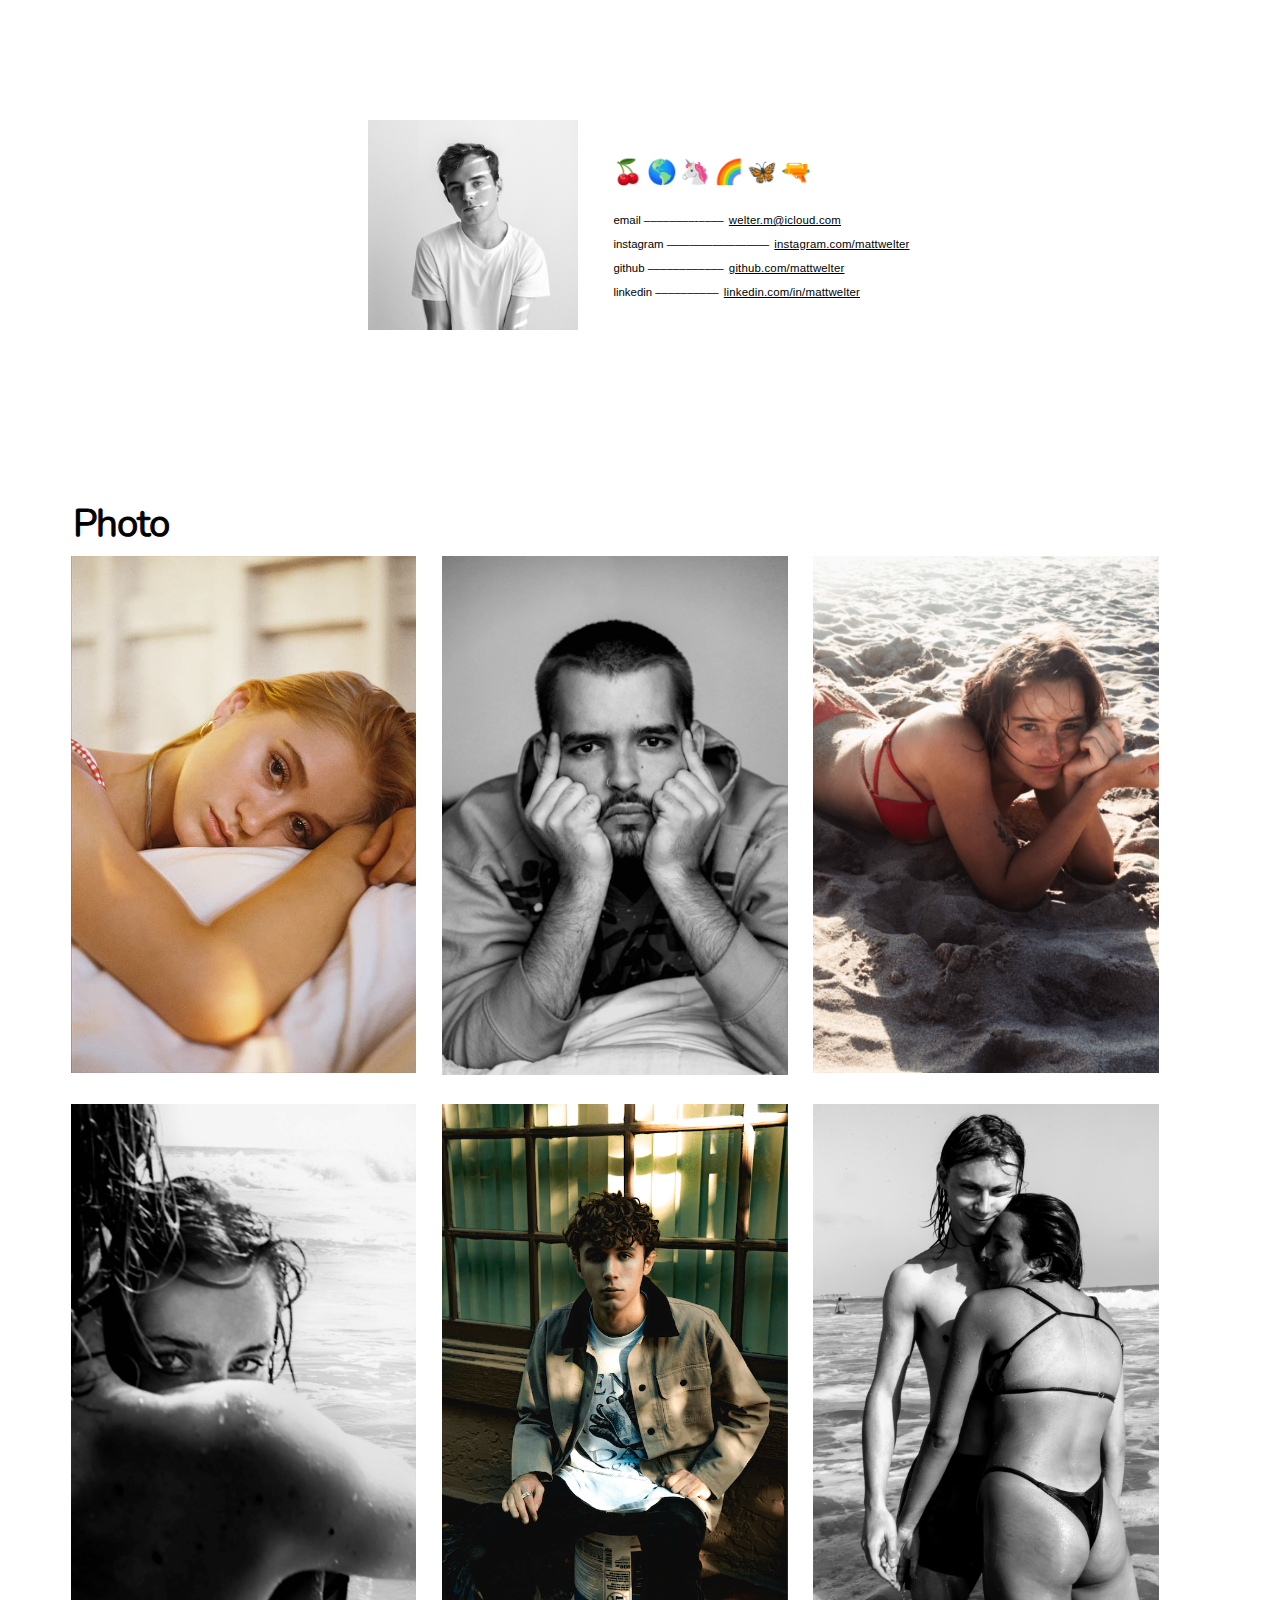
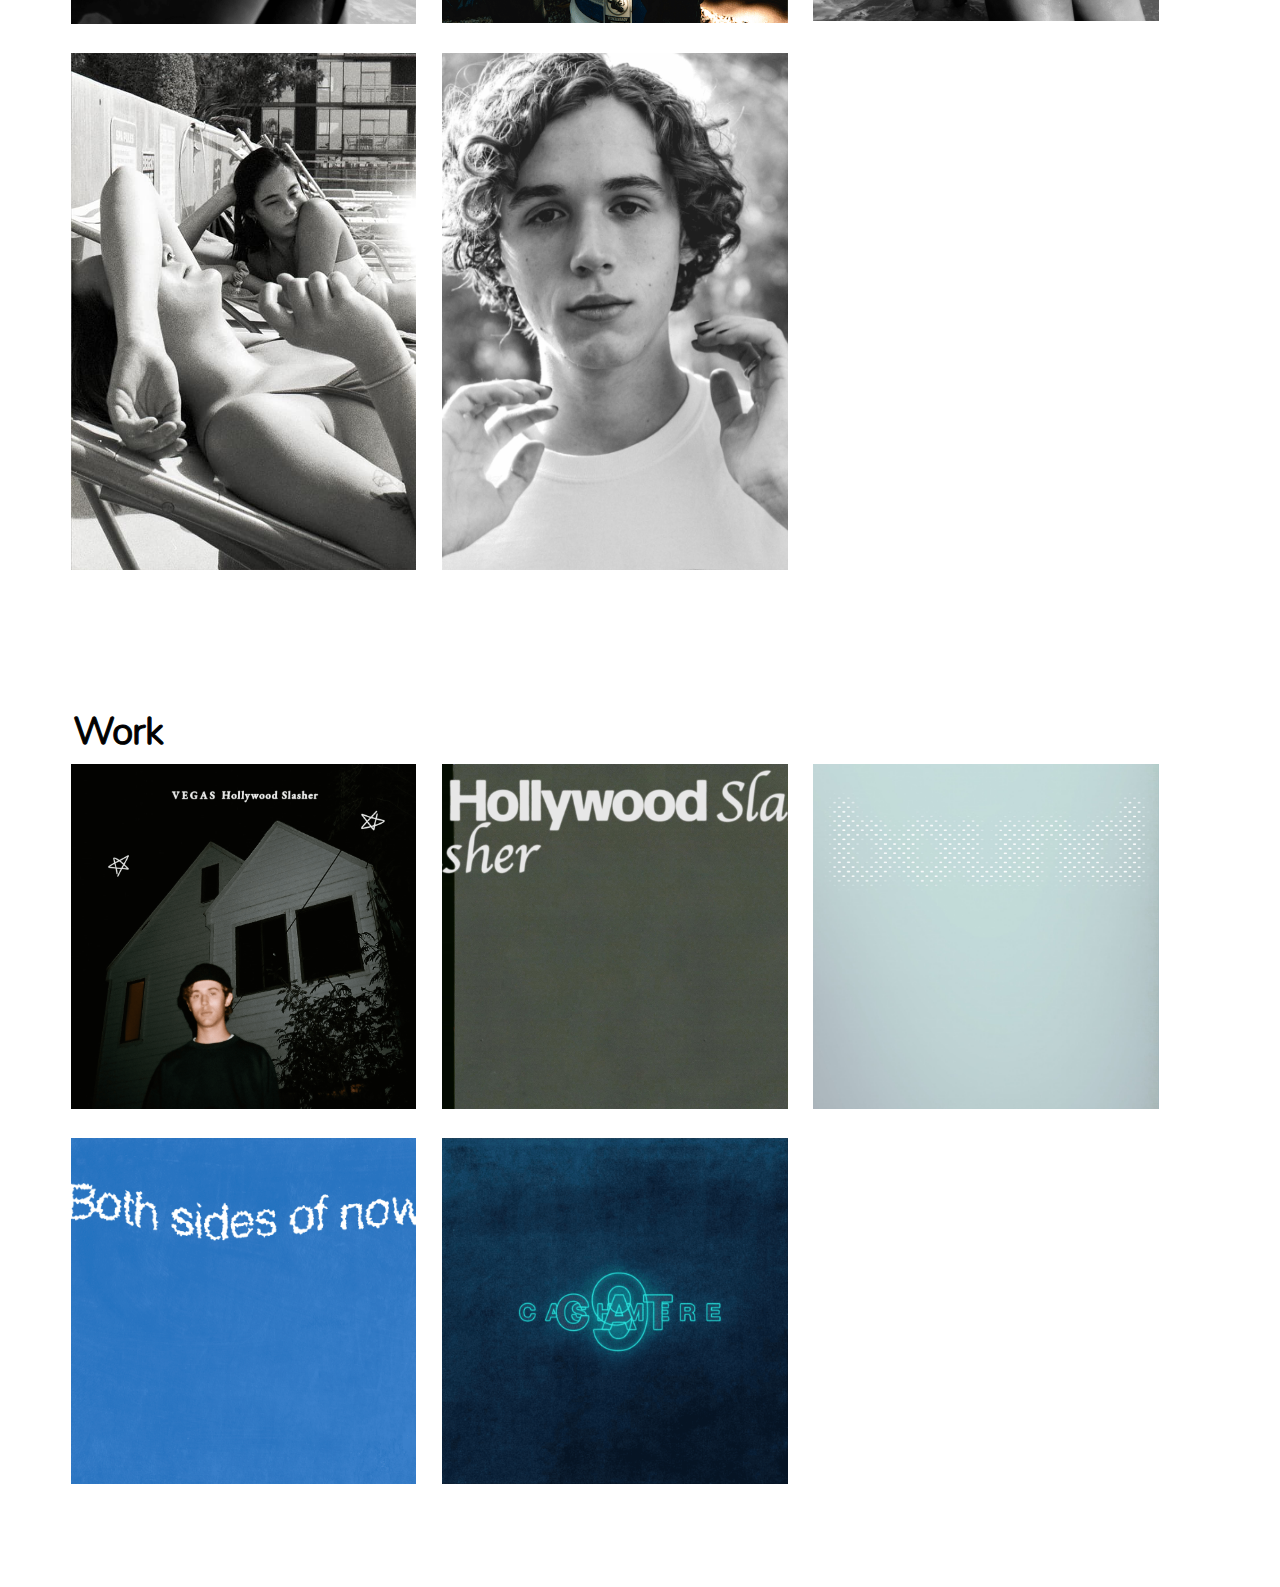
<file: index.html>
<!DOCTYPE html>
<html lang="EN">
	<head>
		<title>r/mattwelter</title>
		<!--Matt Welter-->

		<!--
		
		      ______ ______
		    _/      Y      \_
		   // ~~ ~~ | ~~ ~  \\
		  // ~ ~ ~~ | ~~~ ~~ \\      Easter Egg 1/2 found
		 //________.|.________\\     by Matt Welter
		`----------`-'----------'


		-->
		<meta charset="UTF-8">
		<meta name="viewport" content="width=device-width, initial-scale=1.0">
		<link href="styles.css" rel="stylesheet">
		<link href="favicon.png" rel="shortcut icon">
		<meta name="description" content="Matt Welter is a student, designer and entrepreneurer based in Phoenix, AZ">
		<script src="jquery-3.4.1.min.js"></script>
		<link href="https://fonts.googleapis.com/css2?family=Nunito:wght@700&display=swap" rel="stylesheet">
	</head>
	<body>
		<main id="wrapper">
			<!--
			<nav class="grid-container">
				<h1 id="matt-welter">Matt Welter</h1>
				<h6 id="reach-me">Reach Me</h6>
				<a class="biggeremoji">🍒🌎🦄🌈🦋🔫</a>
			</nav>-->
			<section id="about-section">
				<img id="portrait" src="mattwelter.jpg" alt="An upclose portrait of entrepreneur and designer Matt Welter">
				<p id="introparagraph">
					<a class="biggeremoji">🍒🌎🦄🌈🦋🔫</a><br>
					<br>
					<br>
					email ––––––––-–––– <a class="link" href="mailto:welter.m@icloud.com" target="_blank">welter.m@icloud.com</a><br>
					instagram ————————— <a class="link" href="https://instagram.com/mattwelter" target="_blank" rel="noreferrer">instagram.com/mattwelter</a><br>
					github –––––––––––– <a class="link" href="https://github.com/mattwelter" target="_blank" rel="noreferrer">github.com/mattwelter</a><br>
					linkedin –––––––––– <a class="link" href="https://linkedin.com/in/mattwelter" target="_blank" rel="noreferrer">linkedin.com/in/mattwelter</a><br>
				</p>
				<span>
					<p id="introparagraph-span">
					<a class="biggeremoji">🍒🌎🦄🌈🦋🔫</a><br>
					<br>
					<br>
					email ––––––––-–––– <a class="link" href="mailto:welter.m@icloud.com" target="_blank">welter.m@icloud.com</a><br>
					instagram ————————— <a class="link" href="https://instagram.com/mattwelter" target="_blank" rel="noreferrer">instagram.com/mattwelter</a><br>
					github –––––––––––– <a class="link" href="https://github.com/mattwelter" target="_blank" rel="noreferrer">github.com/mattwelter</a><br>
					linkedin –––––––––– <a class="link" href="https://linkedin.com/in/mattwelter" target="_blank" rel="noreferrer">linkedin.com/in/mattwelter</a><br>
				</p>
				</span>
			</section>
			<div id="photo-container">
				<h2 class="section-title" id="photo-title">Photo</h2>
				<section class="flex" id="photo-content">
					<article class="photo-span">
						<img src="media/p-alexa.jpg" alt="Matt Welter portrait photography">
						<span class="span-padtop-fix"><a class="span-hover-title">Alexa</a><br>Summer 2018</span>
					</article>
					<article class="photo-span">
						<img src="media/p-chewy.png" alt="Matt Welter portrait photography">
						<span class="span-padtop-fix"><a class="span-hover-title">Tyler</a><br>October 2019</span>
					</article>
					<article class="photo-span">
						<img src="media/p-alli.png" alt="Matt Welter portrait photography">
						<span class="span-padtop-fix"><a class="span-hover-title">Alli</a><br>July 2019</span>
					</article>
					<article class="photo-span">
						<img src="media/p-alli2.png" alt="Matt Welter portrait photography">
						<span class="span-padtop-fix"><a class="span-hover-title">Alli</a><br>July 2019</span>
					</article>
					<article class="photo-span">
						<img src="media/p-luke2.png" alt="Matt Welter portrait photography">
						<span class="span-padtop-fix"><a class="span-hover-title">Luke</a><br>October 2019</span>
					</article>
					<article class="photo-span">
						<img src="media/p-alliwill.jpg" alt="Matt Welter portrait photography"
						><span class="span-padtop-fix"><a class="span-hover-title">Will & Alli</a><br>July 2019</span>
					</article>
					<article class="photo-span">
						<img src="media/p-girls.jpg" alt="Matt Welter portrait photography">
						<span class="span-padtop-fix"><a class="span-hover-title">Alli & Bailey</a><br>April 2019</span>
					</article>
					<article class="photo-span">
						<img src="media/p-luke.png" alt="Matt Welter portrait photography">
						<span class="span-padtop-fix"><a class="span-hover-title">Luke</a><br>November 2018</span>
					</article>
				</section>
			</div>
			<!--
			<div id="video-container">
				<h2 class="section-title" id="photo-title">UI Design</h2>
				<section class="flex" id="video-content">
					<article class="video-span">
						<img src="media/passport-page.png" alt="Passport Cards User Interface Design by Matt Welter">
						<span><a class="span-hover-title">Passport Card</a><br>Landing Page WIP</span>
					</article>
					<article class="video-span">
						<img src="media/passport-product.png" alt="Passport Cards User Interface Design by Matt Welter">
						<span><a class="span-hover-title">Passport Card</a><br>Product Page WIP</span>
					</article>
					<article class="video-span">
						<img src="media/bakery.png" alt="Clark Street Bakery User Interface Design by Matt Welter">
						<span><a class="span-hover-title">Clark Street Bakery</a><br>Homepage</span>
					</article>
					<article class="video-span">
						<img src="media/bakery2.png" alt="Clark Street Bakery User Interface Design by Matt Welter">
						<span><a class="span-hover-title">Clark Street Bakery</a><br>Homepage</span>
					</article>
					<article class="video-span">
						<img src="media/old-portfolio.png" alt="My old portfolio User Interface Design by Matt Welter">
						<span><a class="span-hover-title">My Portfolio Early 2019</a><br>Home Page</span>
					</article>
					<article class="video-span">
						<img src="media/old-portfolio2.png" alt="My old portfolio User Interface Design by Matt Welter">
						<span><a class="span-hover-title">My Portfolio Early 2019</a><br>Photo Page</span>
					</article>
					<article class="video-span">
						<img src="media/newnew.png" alt="The New New Age User Interface Design by Matt Welter">
						<span><a class="span-hover-title">The New New Age</a><br>Homepage</span>
					</article>
				</section>
			</div>-->
			<div id="artwork-container">
				<h2 class="section-title" id="artwork-title">Work</h2>
				<section class="flex" id="artwork-content">
					<article class="photo-span">
						<img src="media/hs-vegas.png" alt="Matt Welter single cover artwork of Hollywood Slasher Bound">
						<span><a class="span-hover-title">'Vegas' Hollywood Slasher</a><br>Single Cover Art</span>
					</article>
					<article class="photo-span">
						<img src="media/hs-album.jpg" alt="Matt Welter album cover artwork of Hollywood Slasher self titled album">
						<span><a class="span-hover-title">Hollywood Slasher</a><br>Self-titled Album Cover</span>
					</article>
					<article class="photo-span">
						<img src="media/hs-bound.jpg" alt="Matt Welter single cover artwork of Hollywood Slasher Bound">
						<span><a class="span-hover-title">'Bound' Hollywood Slasher</a><br>Single Cover Art</span>
					</article>
					<article class="photo-span">
						<img src="media/both-sides-of-now.png" alt="Matt Welter single cover artwork of Both Sides of Now">
						<span><a class="span-hover-title">Both Sides of Now</a><br>Single Cover Art</span>
					</article>
					<article class="photo-span">
						<img src="media/cashmere.png" alt="Matt Welter single cover artwork of Cashmere Cat">
						<span><a class="span-hover-title">'9' Cashmere Cat</a><br>Album Cover Art</span>
					</article>
				</section>
			</div>
		</main>
	</body>
</html>
</file>
<file: styles.css>
* {
	box-sizing: border-box;
	font-size: 12px !important;
}

#wrapper {
	width: calc(100% - 100px);
	margin: 0 auto;
	margin-top: 190px;
	margin-bottom: 100px;
}

body {
	font-family: 'Menlo', sans-serif;
	font-weight: 300;
}

h1, h6 {
	font-family: 'Helvetica';
	font-weight: normal;
	letter-spacing: 0.7px;
	font-size: 28px !important;
	-webkit-text-stroke: 1.5px black;
}

h2 {
	font-family: 'Menlo', sans-serif;
	font-weight: 500;
	font-kerning: normal;
	font-size: 28px;
	margin-bottom: -20px;
	padding-top: 50px;
}

h3 {
	font-family: 'Menlo', sans-serif;
	padding-top: 30px;
	margin-bottom: -34px;
	font-size: 28px;
	font-weight: 300;
}

p {
	font-size: 12px;
}

header p {
	display: inline;
	opacity: 0.6;
	font-style: italic;
}

.flex {
	display: flex;
	flex-wrap: wrap !important;
}

#about-section {
	margin: 0 auto;
	display: table;
	margin-top: 120px;
}

.grid-container {
	display: grid;
	grid-template-rows: 50px 1fr;
	grid-template-columns: 1fr 1fr 1fr;
}

#matt-welter {
	grid-row: 1;
	grid-column: 1;
	justify-self: end !important;
}

.biggeremoji {
	font-size: 28px !important;
	letter-spacing: 3.5px;
	grid-row: 1;
	grid-column: 2;
	margin: 0 auto;
    padding-top: 25px;
}

#reach-me {
	grid-row: 1;
	grid-column: 3;
	margin: 0;
    padding-top: 25px;
}

#introparagraph {
	padding-left: 285px;
	margin-top: -200px;
}

#portrait {
	height: 250px;
    padding-right: 35px;
}

.float-right {
	float: right;
}

#about-section span {
	display: none;
}





nav, a {
	font-family: 'Nunito', sans-serif;
	font-size: 22px;
	line-height: 28px;
	letter-spacing: .2px;
}

nav {
	text-align: left;
	z-index: 1;
	margin-left: 10px;
	padding-bottom: 0px;
	max-width: 1500px;
}

nav a {
	display: inline;
	margin-left: 14px;
	margin-bottom: 1em;
	text-decoration: none;
	padding-bottom: 2px;
}

nav li {
	display: inline;
	margin-left: -24px;
}

nav a:link {
	color: black;
}

nav a:visited {
	color: black;
}

nav ul {
	list-style-type: none;
	padding-left: 0;
	display: inline;
}





.section-title {
	font-family: 'Nunito', sans-serif;
	font-weight: 700;
	font-weight: normal;
	letter-spacing: -1px;
	-webkit-text-stroke: 1px black;
	font-size: 3vw !important;
	padding-left: 15px;
}

#artwork-container {
	margin-top: 100px;
	margin: 0 auto;
	display: block;
	max-width: 1500px;
}

#artwork-content {
	display: flex;
	flex-wrap: wrap;
}

#artwork-content img, #photo-content img {
	width: 500px;
	padding: 2vw 1vw 0px 1vw;
}

#video-container {
	margin-top: -25px;
	margin: 0 auto;
	display: block;
	max-width: 1500px;
}

#video-content {
	margin-left: -8px;
}

.video-span img {
	width: 714px;
	position: relative;
    display: inline-block;
    border: 1px solid grey;
    padding: 0.5px 1px 0.5px 0px;
}

.video-span {
	padding-top: 35px;
    padding-left: 25px;
    padding-right: 10px;
    position: relative;
	display: inline-block;
}

.video-span:hover span, .video-span:hover span {
	display: block;
	width: 29vw;
	height: 100%;
	position: absolute;
	text-align: center;
	top: 0;
	left: 0;
	display: inline-block;
	-webkit-box-sizing: border-box;
	-moz-box-sizing: border-box;
	box-sizing: border-box;
	margin: 6% 0% -9% 0%;
    transition: all .4s ease;
}

.video-span:hover img, .video-span:hover img {
	opacity: 0.2;
	transition: all .4s ease;
}

.video-span span {
	display: none;
	padding-top: 22%;
	padding-left: 34%;
	font-size: 1.4em !important;
}

#photo-container {
	margin-top: -25px;
	margin: 0 auto;
	display: block;
	max-width: 1500px;
	padding-top: 100px;
}

#photo-content {
	display: flex;
	flex-wrap: wrap;
}

.photo-span {
	position: relative;
	display: inline-block;
	font-family: 'Helvetica';
}

.photo-span:hover span, .photo-span:hover span {
	display: block;
	width: 29vw;
	height: 100%;
	position: absolute;
	text-align: center;
	top: 0;
	left: 0;
	display: inline-block;
	-webkit-box-sizing: border-box;
	-moz-box-sizing: border-box;
	box-sizing: border-box;
	margin: 6% 0% -9% 0%;
    transition: all .4s ease;
}

.photo-span:hover img, .photo-span:hover img {
	opacity: 0.2;
	transition: all .4s ease;
}

.photo-span span {
	display: none;
	padding-top: 40%;
	font-size: 1.4em !important;
}

.span-hover-title {
	font-weight: bold;
	font-size: inherit;
}

.span-padtop-fix {
	padding-top: 60% !important;
}



/*

MAIN BODY

*/

* {
	font-size: 12px;
}

.main {
	font-family: 'Circular Std';
	font-size: 17.5px;
	line-height: 32px;
	letter-spacing: 0px;
}

.link {
	font-family: inherit;
	font-size: 12px;
	padding: 0px 2px 0px 2px;
	color: black;
	text-decoration: underline;
}

.link:hover {
	color: white;
    background: gray;
    text-decoration: none;
}

.headline {
	padding: 2px 4px 2px 4px;
	font-family: inherit;
	font-size: inherit;
	background: #0000ff;
	color: white;
}

.headline:hover {
	cursor: pointer;
}

.title {
	font-family: inherit;
	letter-spacing: 0px;
	margin-left: 16px;
	font-size: 12px;
}

.desc {
	border: 1px solid black;
	padding: 6px;
	max-width: 700px;
	font-family: inherit;
	font-size: 12px;
	line-height: inherit;
	background: inherit;
	color: inherit;
	margin: -6px 0px -6px 36px;
}

.lightgrey {
	color: darkgrey;
	font-family: inherit;
	font-size: inherit;
	line-height: inherit;
	background: inherit;
}

::selection {
	color: inherit;
    background: inherit;
}



@media screen and (min-width: 1681px) {
	.section-title {
		font-size: 52px !important;
	}
	.photo-span:hover span, .photo-span:hover span {
		width: 540px;
	}
}

@media screen and (max-width: 1680px) {
	#artwork-content img, #photo-content img {
	    width: 29vw;
	}
	.video-span img {
		width: 41.1vw;
	}
}
@media screen and (max-width: 1400px) {
	#wrapper {
		margin-top: 120px;
	}
	#portrait {
		height: 210px;
		padding-right: 15px;
	}
	#introparagraph {
		padding-left: 245px;
		margin-top: -173px;
		font-size: 11.4px !important;
	}
	.link {
		font-size: 11.4px !important;
	}
	#introparagraph a {
		line-height: 24px;
	}
	.biggeremoji {
		font-size: 24px !important;
		letter-spacing: ;
	}
	#artwork-container {
		padding-top: 50px;
	}
	.video-span img {
		width: 85vw;
	}
	.video-span {
		padding-top: 25px;
	    padding-left: 25px;
	    padding-right: 10px;
	}
	.video-span span {
		width: 700px !important;
		padding-top: 20%;
   		padding-left: 41%;
	}
}



@media screen and (max-width: 1112px) {
	#wrapper {
		width: calc(100% - 40px);
	}
	#artwork-content img, #photo-content img {
		width: 47vw;
	}
	.photo-span:hover span {
		margin: 6% 0% -9% 17%;
	}
	.video-span img {
		width: 92vw;
	}
	.video-span {
		padding-top: 30px;
    	padding-left: 10px;
	}
	.video-span span {
		width: 700px !important;
		padding-top: 22%;
   		padding-left: 32%;
	}
}

@media screen and (max-width: 1024px) {
	#wrapper {
		width: 100%;
		margin-bottom: 40px;
	}
	#artwork-content img, #photo-content img {
		width: 49vw;
	}
	.photo-span:hover span {
		margin: 6% 0% -9% 17%;
	}
	.section-title {
		font-size: 4vw !important;
		padding-bottom: 10px;
	}
	.video-span img {
		width: 96vw;
	}
	.video-span {
		padding-top: 20px;
	    padding-left: 20px;
	    padding-right: 10px;
	}
	.video-span span {
		width: 700px !important;
		padding-top: 18%;
   		padding-left: 32%;
	}
}
@media screen and (max-width: 900px) {
	.video-span span {
		width: 700px !important;
		padding-top: 18%;
   		padding-left: 22%;
	}
}
@media screen and (max-width: 800px) {
	#wrapper {
		margin-bottom: 20px;
	}
	body {
		margin: 0px;
	}
	#artwork-content img, #photo-content img {
		width: 50vw;
		padding: 0.5vw 0.5vw 0px 0.5vw;
	}
	.photo-span:hover span {
		margin: 6% 0% -9% 17%;
	}
	.section-title {
		font-size: 5vw !important;
		padding-bottom: 20px;
		padding-left: 10px;
	}
	.video-span img {
		width: 99vw;
	}
	.video-span {
		padding-top: 10px;
	    padding-left: 12px !important;
	    padding-right: 0px !important; 
	}
	.video-span span {
		width: 700px !important;
		padding-top: 18%;
   		padding-left: 6%;
	}
}
/*
@media screen and (max-width: 700px) {
	.video-span span {
		width: 700px !important;
		padding-top: 18%;
   		padding-left: 0;
   		padding-right: 8%;
	}
}
*/
@media screen and (max-width: 600px) {
	#wrapper {
		margin-top: 0px;
		margin-bottom: 0px;
	}
	#artwork-content img, #photo-content img {
		width: 100vw;
		padding: 0.5vw 0.5vw 0px 0.5vw;
	}
	.photo-span:hover span {
		margin: 1% 0% -9% 37%;
		width: 110px;
	}
	#video-container {
		display: none;
	}
	/*
	.video-span img {
		width: 100vw;
		border: none;
	}
	.video-span {
		padding-top: 0px;
	    padding-left: 10px !important;
	    padding-right: 0px !important; 
	}
	.video-span span {
		width: 700px !important;
		padding-top: 18%;
   		padding-left: 0;
   		padding-right: 14%;
	}
	.video-span span, .photo-span span {
		display: none !important;
	}
	.video-span:hover img, .video-span:hover img {
		opacity: 1 !important;
	}
	*/
	.section-title {
		font-size: 10vw !important;
		padding-bottom: 20px;
		padding-left: 10px;
	}
	#photo-container {
		padding-top: 0px;
	}
	#about-section {
		margin-top: 0px;
	}
	#about-section span {
		display: block;
		padding: 0px 10px;
		margin-left: 9%;
		margin-top: -20px;
	}
	p#introparagraph-span {
		font-size: 14px !important;
	}
	#introparagraph-span .link {
		font-size: 14px !important;
	}
	#portrait {
		height: 100%;
		width: 100%;
		padding-right: 0px;
	}
	#introparagraph {
		display: none;
	}
	#introparagraph a {
		line-height: 17px;
	}
	#artwork-container {
		padding-top: 0px;
	}
	.biggeremoji {
		font-size: 20px !important;
    	letter-spacing: 0px;
    	display: none;
	}
}

@media screen and (max-width: 485px) {
	#about-section span {
		margin-left: 6%;
	}
	.video-span {
		padding-top: 0px;
	    padding-left: 10px !important;
	    padding-right: 0px !important; 
	}
}
@media screen and (max-width: 475px) {
	#about-section span {
		margin-left: 4%;
		margin-top: -30px;
	}
}
@media screen and (max-width: 445px) {
	#about-section span {
		margin-left: 3%;
	}
}
@media screen and (max-width: 435px) {
	#about-section span {
		margin-left: 1%;
	}
}

@media screen and (max-width: 421px) {
	#about-section span {
		margin-left: 0px;
		margin-top: -40px;
	}
	p#introparagraph-span {
	    font-size: 3.3vw !important;
	}
	p#introparagraph-span a {
		line-height: 7vw;
	}
	#introparagraph-span .link {
		font-size: 3.3vw !important;
	}
}

@media screen and (max-width: 340px) {
	p#introparagraph-span {
	    font-size: 3.2vw !important;
	}
	p#introparagraph-span a {
		line-height: 6vw;
	}
	#introparagraph-span .link {
		font-size: 3.2vw !important;
	}
}
</file>
